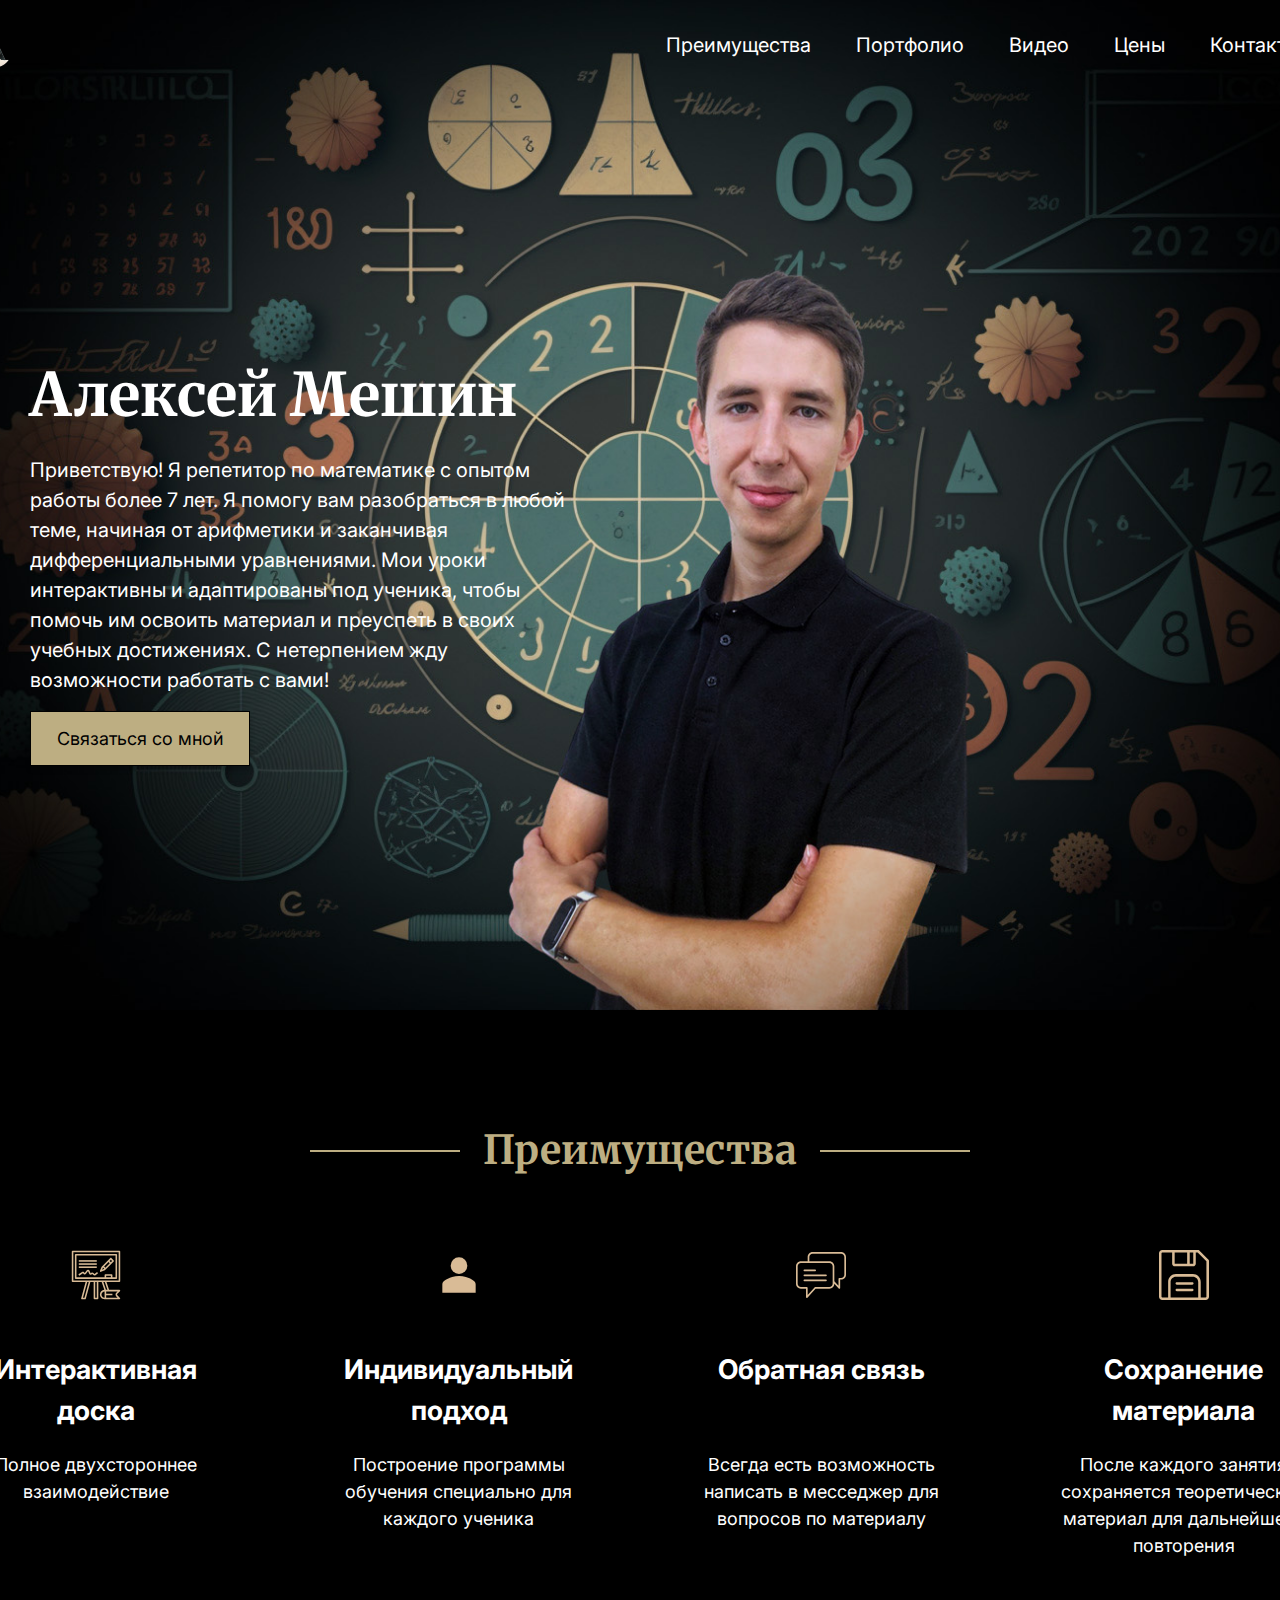
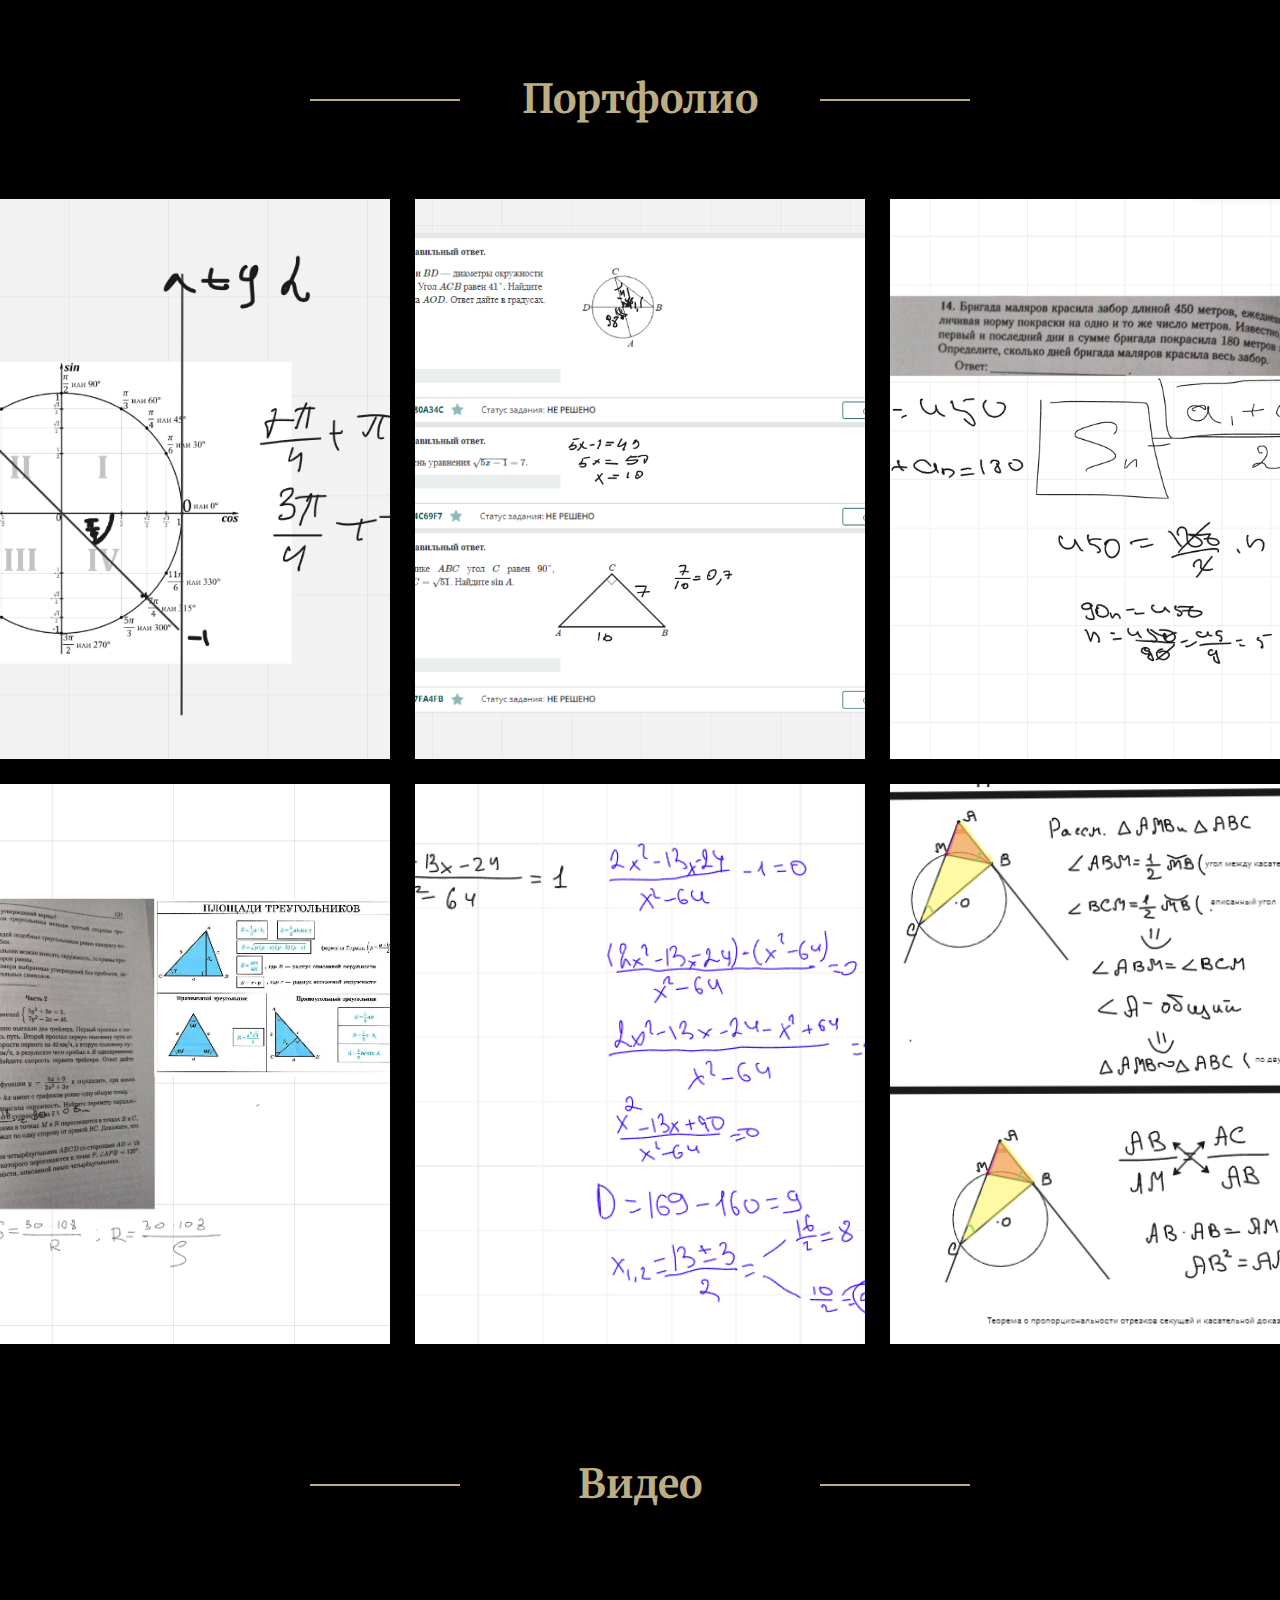
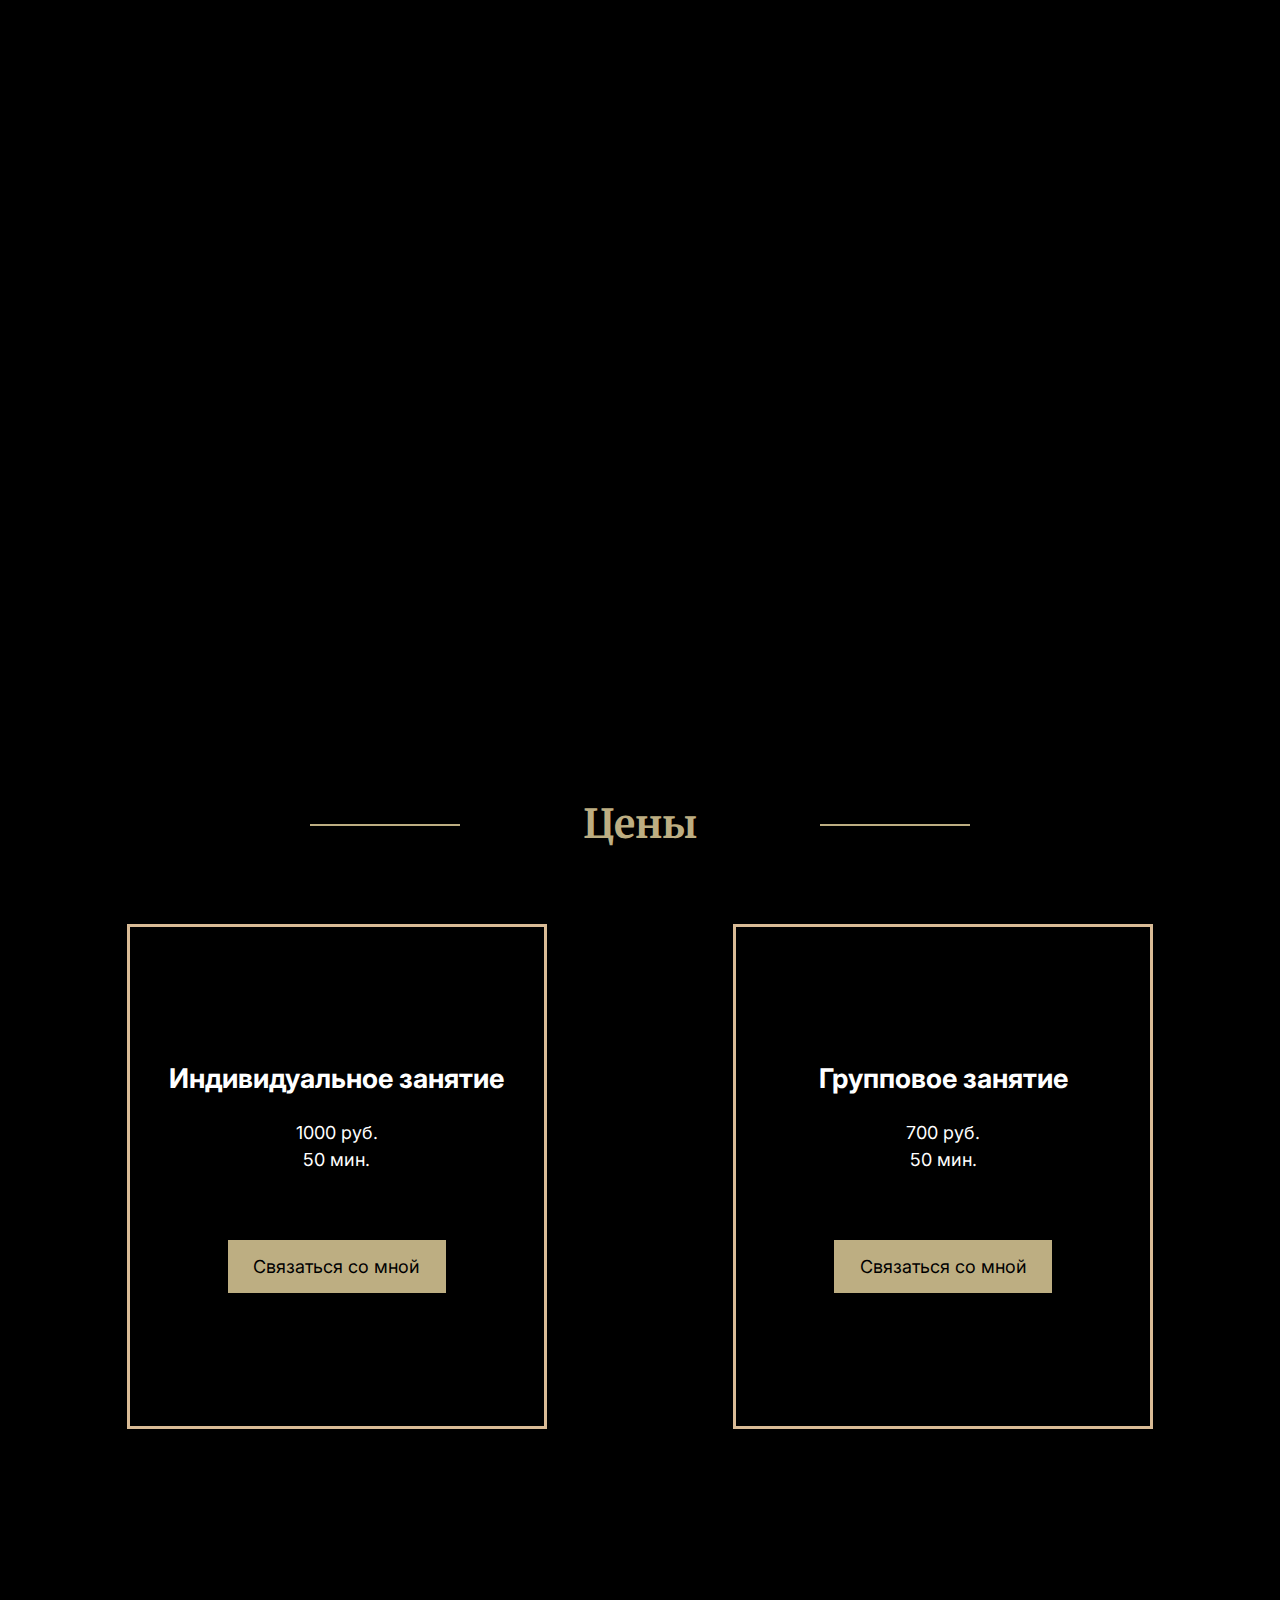
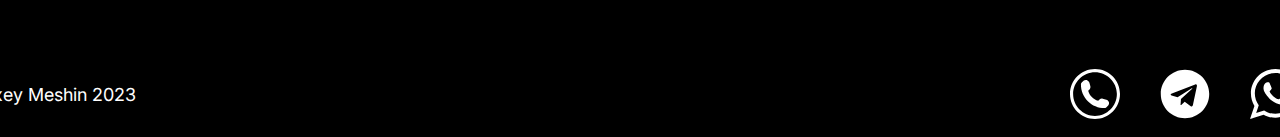
<file: pages/main.html>
<!DOCTYPE html>
<html lang="ru">
  <head>
    <meta charset="UTF-8" />
    <meta http-equiv="X-UA-Compatible" content="IE=edge" />
    <link rel="shortcut icon" href="../ico/logo.png" type="image/x-icon" />
    <link rel="stylesheet" href="../styles/main.css" />
    <link rel="stylesheet" href="../styles/reset.css" />
    <link rel="preconnect" href="https://fonts.googleapis.com" />
    <link rel="preconnect" href="https://fonts.gstatic.com" crossorigin />
    <link
      href="https://fonts.googleapis.com/css2?family=Inter:wght@100;200;300;400;500;600;700;800;900&display=swap"
      rel="stylesheet" />
    <link rel="preconnect" href="https://fonts.googleapis.com" />
    <link rel="preconnect" href="https://fonts.gstatic.com" crossorigin />
    <link
      href="https://fonts.googleapis.com/css2?family=Merriweather:ital,wght@0,300;0,400;0,700;0,900;1,300;1,400;1,700;1,900&display=swap"
      rel="stylesheet" />
    <meta name="viewport" content="width=device-width, initial-scale=1.0" />

    <title>Репетитор Алексей</title>
  </head>
  <body>
    <div
      class="FS-wr"
      style="background-image: url('../img/bg_FSectionNew.jpg')">
      <header class="FS-wr_header">
        <div class="FS-wr_header_logo">
          <img src="../ico/logo.png" alt="logo" class="FS-wr_header_logo_img" />
        </div>
        <div class="FS-wr_header_ul-wr ul-container">
          <ul class="FS-wr_header_ul-wr_ul ul-menu">
            <li class="ul-menu__element">
              <a href="#advantages" class="ul-menu__element__link">Преимущества</a>
            </li>
            <li class="ul-menu__element">
              <a href="#portfolio" class="ul-menu__element__link">Портфолио</a>
            </li>
            <li class="ul-menu__element">
              <a href="#video" class="ul-menu__element__link">Видео</a>
            </li>
            <li class="ul-menu__element">
              <a href="#price" class="ul-menu__element__link">Цены</a>
            </li>
            <li class="ul-menu__element">
              <a href="" class="ul-menu__element__link">Контакты</a>
            </li>
          </ul>
        </div>
      </header>
      <section class="FS-wr_section">
        <div class="FS-wr_section_text-wr">
          <h1 class="FS-wr_section_text-wr_h1">Алексей Мешин</h1>
          <p class="FS-wr_section_text-wr_p">
            Приветствую! Я репетитор по математике с опытом работы более 7 лет.
            Я помогу вам разобраться в любой теме, начиная от арифметики и
            заканчивая дифференциальными уравнениями. Мои уроки интерактивны и
            адаптированы под ученика, чтобы помочь им освоить материал и
            преуспеть в своих учебных достижениях. С нетерпением жду возможности
            работать с вами!
          </p>
          <a href="https://wa.me/79375578805" class="button-link" target="_blank">
            <button class="button-link_container">
              Связаться со мной
            </button>
          </a>
        </div>
      </section>
      <section class="SS-wr_section section" id="advantages">
        <div class="SS-wr_section_h2_wr title">
          <h2 class="SS-wr_section_h2 title__content">Преимущества</h2>
        </div>
        <div class="SS-wr_section_advantages_wr">
          <div class="SS-wr_section_advantages_card">
            <div class="SS-wr_section_advantages_card_img-wr">
              <img
                src="../ico/board.svg"
                alt="board"
                class="SS-wr_section_advantages_card_img" />
            </div>

            <h2 class="SS-wr_section_advantages_card_h2">
              Интерактивная доска
            </h2>
            <p class="SS-wr_section_advantages_card_p">
              Полное двухстороннее взаимодействие
            </p>
          </div>
          <div class="SS-wr_section_advantages_card">
            <div class="SS-wr_section_advantages_card_img-wr">
              <img
                src="../ico/man.svg"
                alt="board"
                class="SS-wr_section_advantages_card_img" />
            </div>

            <h2 class="SS-wr_section_advantages_card_h2">
              Индивидуальный подход
            </h2>
            <p class="SS-wr_section_advantages_card_p">
              Построение программы обучения специально для каждого ученика
            </p>
          </div>
          <div class="SS-wr_section_advantages_card">
            <div class="SS-wr_section_advantages_card_img-wr">
              <img
                src="../ico/message.svg"
                alt="board"
                class="SS-wr_section_advantages_card_img" />
            </div>

            <h2 class="SS-wr_section_advantages_card_h2">Обратная связь</h2>
            <p class="SS-wr_section_advantages_card_p">
              Всегда есть возможность написать в месседжер для вопросов по
              материалу
            </p>
          </div>
          <div class="SS-wr_section_advantages_card">
            <div class="SS-wr_section_advantages_card_img-wr">
              <img
                src="../ico/savedisk.svg"
                alt="board"
                class="SS-wr_section_advantages_card_img" />
            </div>

            <h2 class="SS-wr_section_advantages_card_h2">
              Сохранение материала
            </h2>
            <p class="SS-wr_section_advantages_card_p">
              После каждого занятия сохраняется теоретический материал для
              дальнейшего повторения
            </p>
          </div>
        </div>
      </section>
      <section class="portfolio section" id="portfolio">
        <div class="portfolio_title title">
          <h2 class="portfolio_title title__content">Портфолио</h2>
        </div>
        <div class="img-menu">
          <a class="menu-element" target="_blank" href="../img/portfolio-cards/card01.png">
            <img src="../img/portfolio-cards/card01.png" alt="image" class="menu-element__image">
          </a>
          <a class="menu-element" target="_blank" href="../img/portfolio-cards/card02.png">
            <img src="../img/portfolio-cards/card02.png" alt="image" class="menu-element__image">
          </a>
          <a class="menu-element" target="_blank" href="../img/portfolio-cards/card03.png">
            <img src="../img/portfolio-cards/card03.png" alt="image" class="menu-element__image">
          </a>
          <a class="menu-element" target="_blank" href="../img/portfolio-cards/card04.png">
            <img src="../img/portfolio-cards/card04.png" alt="image" class="menu-element__image">
          </a>
          <a class="menu-element" target="_blank" href="../img/portfolio-cards/card05.png">
            <img src="../img/portfolio-cards/card05.png" alt="image" class="menu-element__image">
          </a>
          <a class="menu-element" target="_blank" href="../img/portfolio-cards/card06.png">
            <img src="../img/portfolio-cards/card06.png" alt="image" class="menu-element__image">
          </a>
        </div>
      </section>
      <section class="video section" id="video">
        <div class="portfolio_title title">
          <h2 class="portfolio_title title__content">Видео</h2>
        </div>
        <iframe сlass="video-container"  src="https://www.youtube.com/embed/-MRA0qd7HlM" title="YouTube video player" frameborder="0" allow="accelerometer; autoplay; clipboard-write; encrypted-media; gyroscope; picture-in-picture; web-share" allowfullscreen></iframe>
      </section>
      <section class="video section" itemref="price">
        <div class="portfolio_title title">
          <h2 class="portfolio_title title__content">Цены</h2>
        </div>
        <div class="price-container">
          <div class="price-container__card price-card">
            <h2 class="price-card__title">Индивидуальное занятие</h2>
            <div class="price-card__span-container">
              <p class="price-card__span-container_span">1000 руб.</p>
              <p class="price-card__span-container_span">50 мин.</p>
            </div>
            <a href="https://wa.me/79375578805" class="button-link" target="_blank" >
              <button class="button-link_container">
                Связаться со мной
              </button>
            </a>
          </div>
          <div class="price-container__card price-card">
            <h2 class="price-card__title">Групповое занятие</h2>
            <div class="price-card__span-container">
              <p class="price-card__span-container_span">700 руб.</p>
              <p class="price-card__span-container_span">50 мин.</p>
            </div>
            <a href="https://wa.me/79375578805" class="button-link" target="_blank">
              <button class="button-link_container">
                Связаться со мной
              </button>
            </a>
          </div>
        </div>
      </section>
      <footer class="footer">
        <p class="footer_copyright">© ALexey Meshin 2023</p>
        <div class="FS-wr_header_ul-wr ul-container">
          <ul class="FS-wr_header_ul-wr_ul ul-menu">
            <li class="ul-menu__element">
              <a href="tel:+79375578805" class="ul-menu__element__link">
                <img src="../ico/phone.svg" alt="" class="ul-menu__element__link_img">
              </a>
            </li>
            <li class="ul-menu__element">
              <a href="https://t.me/alexeymath" class="ul-menu__element__link">
                <img src="../ico/telegram.svg" alt="" class="ul-menu__element__link_img">
              </a>
            </li>
            <li class="ul-menu__element">
              <a href="https://wa.me/79375578805" class="ul-menu__element__link">
                <img src="../ico/whatsapp-logo.svg" alt="" class="ul-menu__element__link_img">
              </a>
            </li>
          </ul>
        </div>
      </footer>
    </div>
  </body>
</html>
</file>
<file: styles/main.css>
:root {
  --main-bg-color: #112226;
  --text-color: #658c85;
  --light-brown: #d9bb96;
  --light-orange: #bf7160;
  --more-light-brown: #8c524d;
  --video-size: 1400px;
}

body {
  width: 1440px;
  background-color: #000;
}

html {
  font-family: "Inter", sans-serif;
  font-size: 18px;
  color: white;

  display: flex;
  justify-content: center;
  align-items: center;
}

@media (min-width: 700px) {
  .FS-wr_header_ul-wr_ul_li_a:hover {
    color: var(--light-brown);
  }

  .button-link_container:hover {
    background-color: var(--text-color);
    border-radius: 30px;
  }
}
/* DESCTOP START */
/* HEADER START */

.FS-wr {
  width: 100%;
  background-size: cover;
  background-repeat: no-repeat;
  background-position: center center;
  height: 1010px;
}

.FS-wr_header {
  height: 90px;
  width: 100%;

  display: flex;
  justify-content: space-between;
}

.FS-wr_header_logo {
  height: 90px;
  width: 90px;

  display: flex;
  flex-shrink: 0;
  justify-content: center;
  align-items: center;
}

.FS-wr_header_logo_img {
  height: 50%;
}

.FS-wr_header_ul-wr {
}

.ul-container {
  display: flex;
  justify-content: space-around;
  align-items: center;
}

.ul-menu__element {
  display: inline;
  font-size: 20px;

  margin-right: 40px;
}

.ul-menu__element__link {
  color: white;
  text-decoration: none;

  transition: 0.3s;
}
/* HEADER END */

/* FIRST SECTION START */
.FS-wr_section {
  width: 100%;
  min-height: 920px;

  padding: 0 90px;

  display: flex;
  align-items: center;
  justify-content: flex-start;
}

.FS-wr_section_text-wr {
  width: 44.16%;
  display: flex;
  flex-direction: column;

  /* background-color: rgba(0, 0, 0, 0.185);
  border-radius: 15px; */
}

.FS-wr_section_text-wr_h1 {
  font-family: "Merriweather";
  font-style: normal;
  font-weight: 700;
  font-size: 60px;
  line-height: 120px;
  text-align: justify;

  color: #ffffff;
  /* text-shadow: 1px 0 1px #000, 0 1px 1px #000, -1px 0 1px #000, 0 -1px 1px #000; */
}

.button-link_container {
  margin-top: 16px;

  width: 220px;
  height: 55px;

  background: #bdae82;
  border: 1px solid #000000;
  box-shadow: 0px 4px 4px rgba(0, 0, 0, 0.25);
  border-radius: 0px;

  cursor: pointer;
  transition: 0.3s;
}

.FS-wr_section_text-wr_p {
  width: 100%;
  text-align: left;

  font-style: normal;
  font-weight: 400;
  font-size: 20px;
  line-height: 30px;

}

/* FIRST SECTION END */

/* SECOND SECTION START */

.SS-wr_section,
.section {
  position: relative;
  height: auto;
  min-height: 500px;
  width: 100%;
  gap: 60px;

  display: flex;
  flex-direction: column;
  align-items: center;
  padding-top: 100px;
}

.SS-wr_section_h2_wr,
.title {
  width: 700px;

  overflow: hidden;
}

.SS-wr_section_h2,
.title__content {
  text-align: center;
  position: relative;

  font-family: "Merriweather";
  font-style: normal;
  font-weight: 700;
  font-size: 40px;
  line-height: 80px;

  text-align: center;

  color: #bdae82;
}

.SS-wr_section_h2::before,
.title__content::before {
  display: block;
  width: 150px;
  content: "";
  position: absolute;
  border-bottom: 2px solid #bdae82;
  top: 50%;
  right: 20px;
}

.SS-wr_section_h2::after,
.title__content::after {
  display: block;
  width: 150px;
  content: "";
  position: absolute;
  border-bottom: 2px solid #bdae82;
  top: 50%;
  left: 20px;
}

.SS-wr_section_advantages_wr {
  padding: 0 20px;
  width: 100%;
  

  display: flex;
  justify-content: space-between;
  align-items: flex-start;

}

.SS-wr_section_advantages_card {
  width: 20%;
  height: 100%;
  gap: 20px;

  display: flex;
  flex-direction: column;
  align-items: center;
  justify-content: space-between;
}

.SS-wr_section_advantages_card_img-wr {
  width: 50px;
  height: 50px;

  margin-bottom: 30px;
}

.SS-wr_section_advantages_card_img {
  height: 100%;
}

.SS-wr_section_advantages_card_h2, 
.SS-wr_section_advantages_card_p {
  text-align: center;
}

.SS-wr_section_advantages_card_h2 {
  min-height: 81px;
}
/* SECOND SECTION END */

/* PORTFOLIO SECTION START */

.img-menu {
  width: 100%;
  display: flex;
  flex-wrap: wrap;
  justify-content: center;
  gap: 25px;
}

.menu-element {
  flex-shrink: 0;
  width: 450px;
  height: 560px;
}

.menu-element__image {
  height: 100%;
  width: 100%;
  object-fit: cover;

}

/* PORTFOLIO SECTION END */

/* VIDEO SECTION START */

iframe {
  width: var(--video-size);
  height: calc( var(--video-size) / 2);
}

/* VIDEO SECTION END */

/* PRICE SECTION START */

.price-container {
  width: 100%;
  min-height: 505px;

  display: flex;
  justify-content: space-evenly;
  align-items: center;

}

.price-card {
  width: 30%;
  height: 100%;
  min-height: 505px;
  
  display: flex;
  align-items: center;
  justify-content: center;
  flex-flow: column nowrap;
  gap: 20px;

  border: 3px var(--light-brown) solid;
}

.price-card__span-container_span {
  text-align: center;
}

.price-card .button-link {
  margin-top: 30px;
}

/* PRICE SECTION END */

/* FOOTER END */

.footer {
  width: 100%;
  height: 300px;
  background: black;

  padding-top: 240px;
  padding-bottom: 10px;

  display: flex;
  justify-content: space-between;
  align-items:center;
}

.footer .ul-menu {
  display: flex;
  height: 50px;
}

.footer .ul-menu__element__link_img {
  width: 50px;
  height: 50px;
}

/* FOOTER END */



/* DESCTOP END */
</file>
